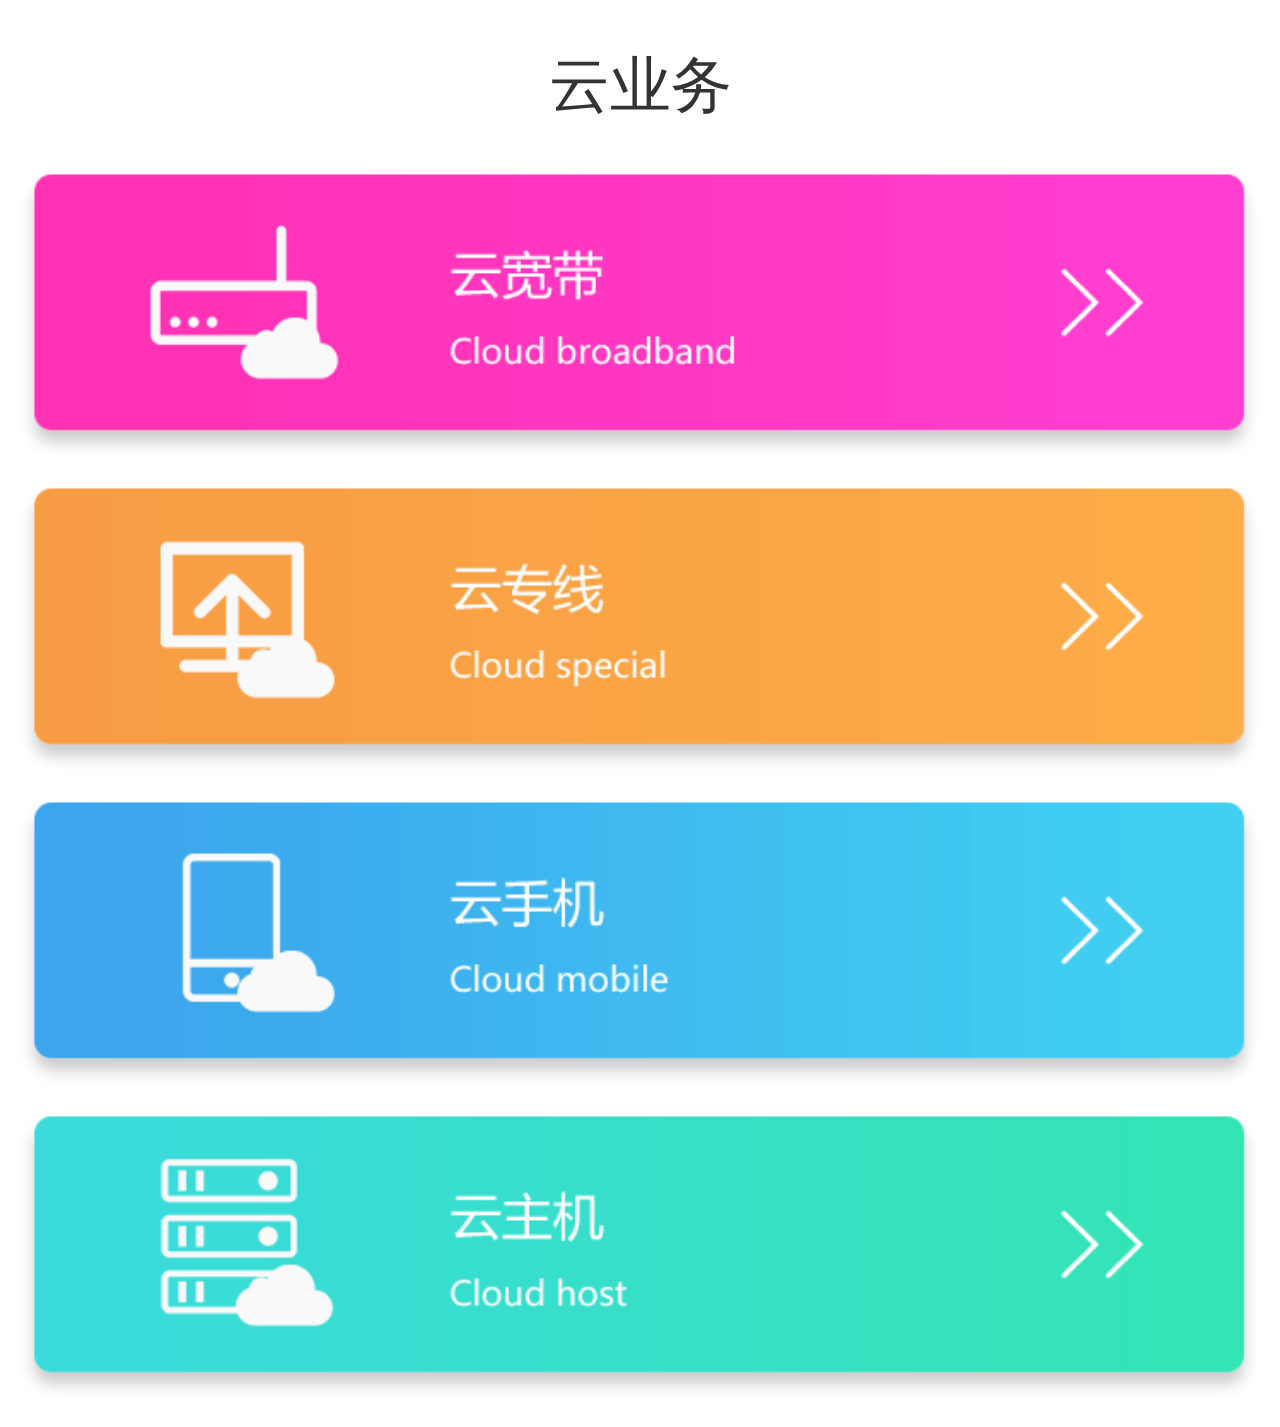
<file: index.html>
<!DOCTYPE html>
<html lang="en">
<head>
    <meta charset="UTF-8">
    <meta name="viewport"
          content="width=device-width, user-scalable=no, initial-scale=1.0, maximum-scale=1.0, minimum-scale=1.0">
    <title>Title</title>
    <link rel="stylesheet" href="css/reset.min.css">
    <style>
        h1{
            font-size: .36rem;
            font-weight: normal;
            text-align: center;
            line-height: 1rem;
            color: #333333;
        }
        ul li a{
            margin: 0 auto .15rem;
            display: block;
            width: 7.28rem;
            height: 1.69rem;
        }
        ul li:nth-child(1) a{
            background: url("./images/pic_1.png") center no-repeat;
            background-size: cover;
        }
        ul li:nth-child(2) a{
            background: url("./images/pic_2.png") center no-repeat;
            background-size: cover;
        }
        ul li:nth-child(3) a{
            background: url("./images/pic_3.png") center no-repeat;
            background-size: cover;
        }
        ul li:nth-child(4) a{
            background: url("./images/pic_4.png") center no-repeat;
            background-size: cover;
        }

    </style>
</head>
<body>
<section>
    <h1>云业务</h1>
    <ul>
        <li>
            <a href=""></a>
        </li>
        <li>
            <a href=""></a>
        </li>
        <li>
            <a href=""></a>
        </li>
        <li>
            <a href=""></a>
        </li>
    </ul>
</section>
</body>
</html>
<script>
    (function (doc, win) {
        var docEl = doc.documentElement,
            resizeEvt = 'orientationchange' in window ? 'orientationchange' : 'resize',
            recalc = function () {
                var clientWidth = docEl.clientWidth;
                if (!clientWidth) return;
                docEl.style.fontSize = 100 * (clientWidth / 750) + 'px';
            };
        if (!doc.addEventListener) return;
        win.addEventListener(resizeEvt, recalc, false);
        doc.addEventListener('DOMContentLoaded', recalc, false);
    })(document, window);
</script>
</file>
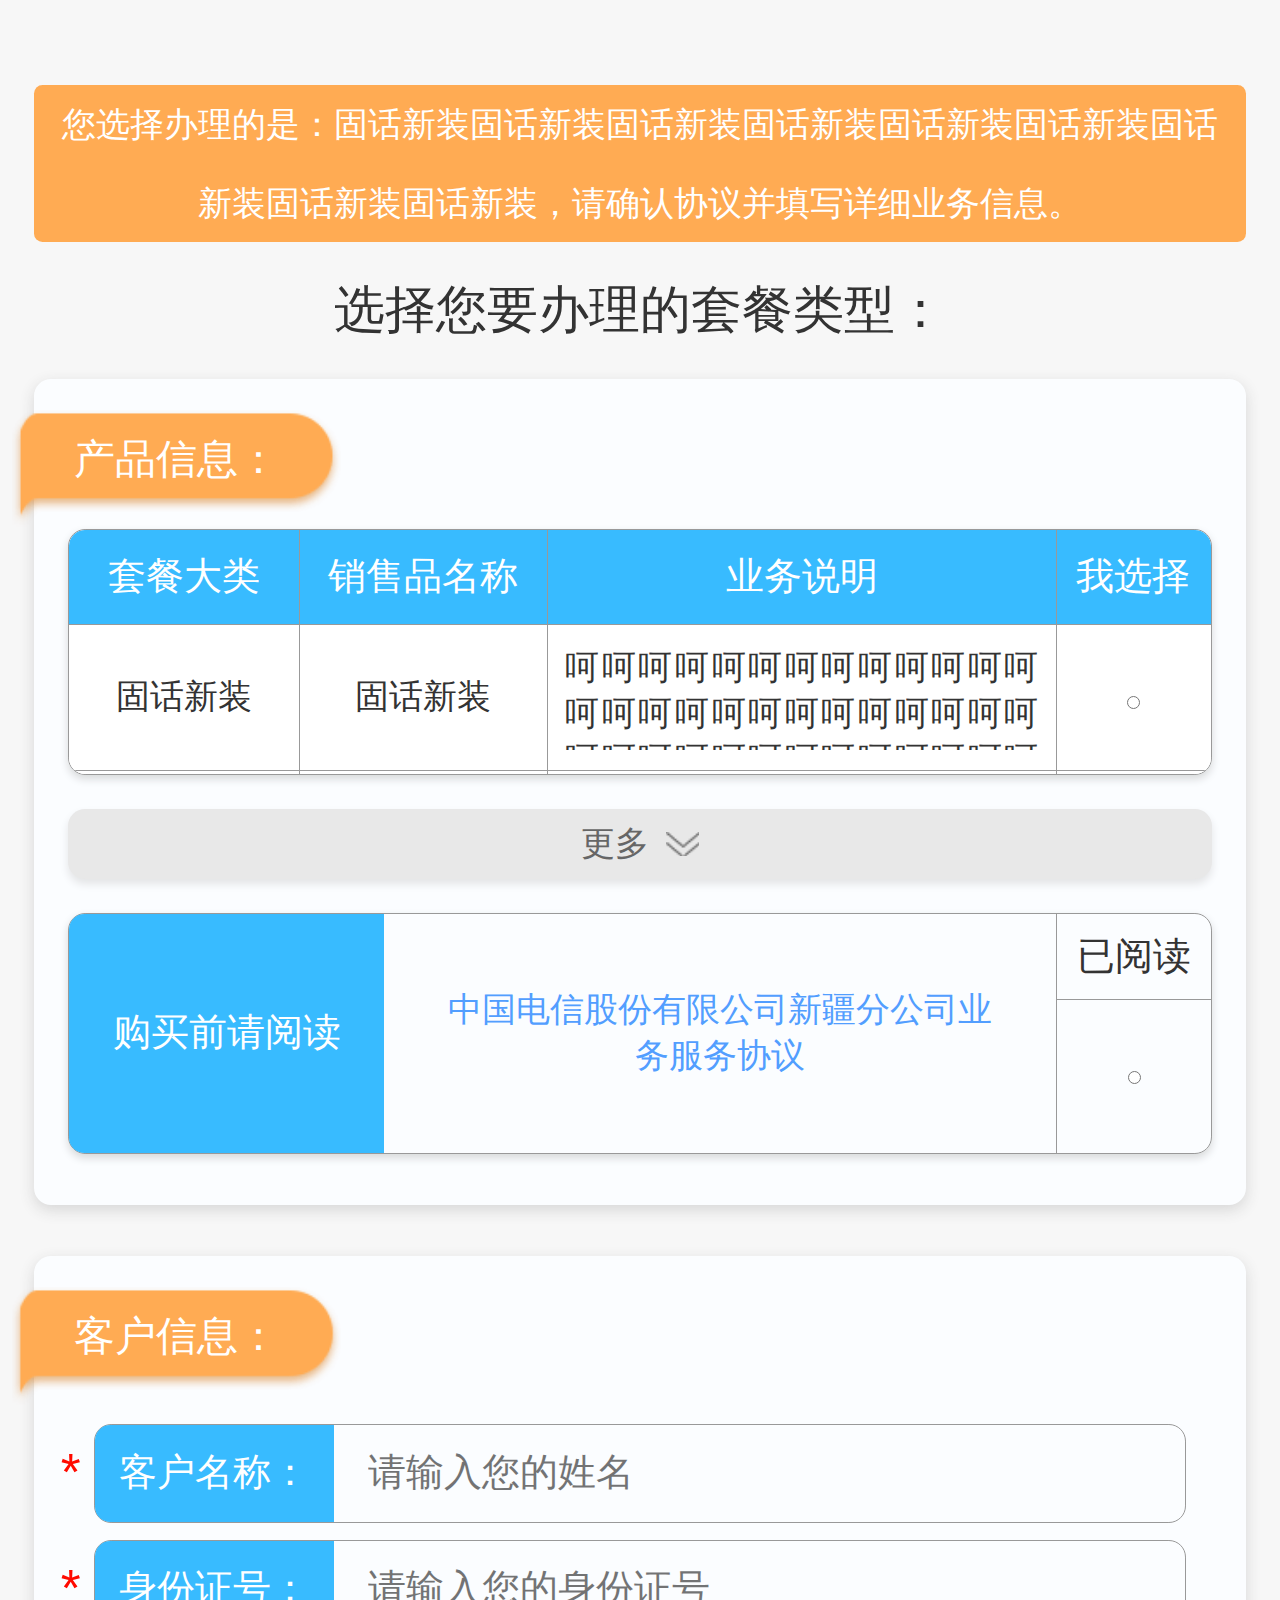
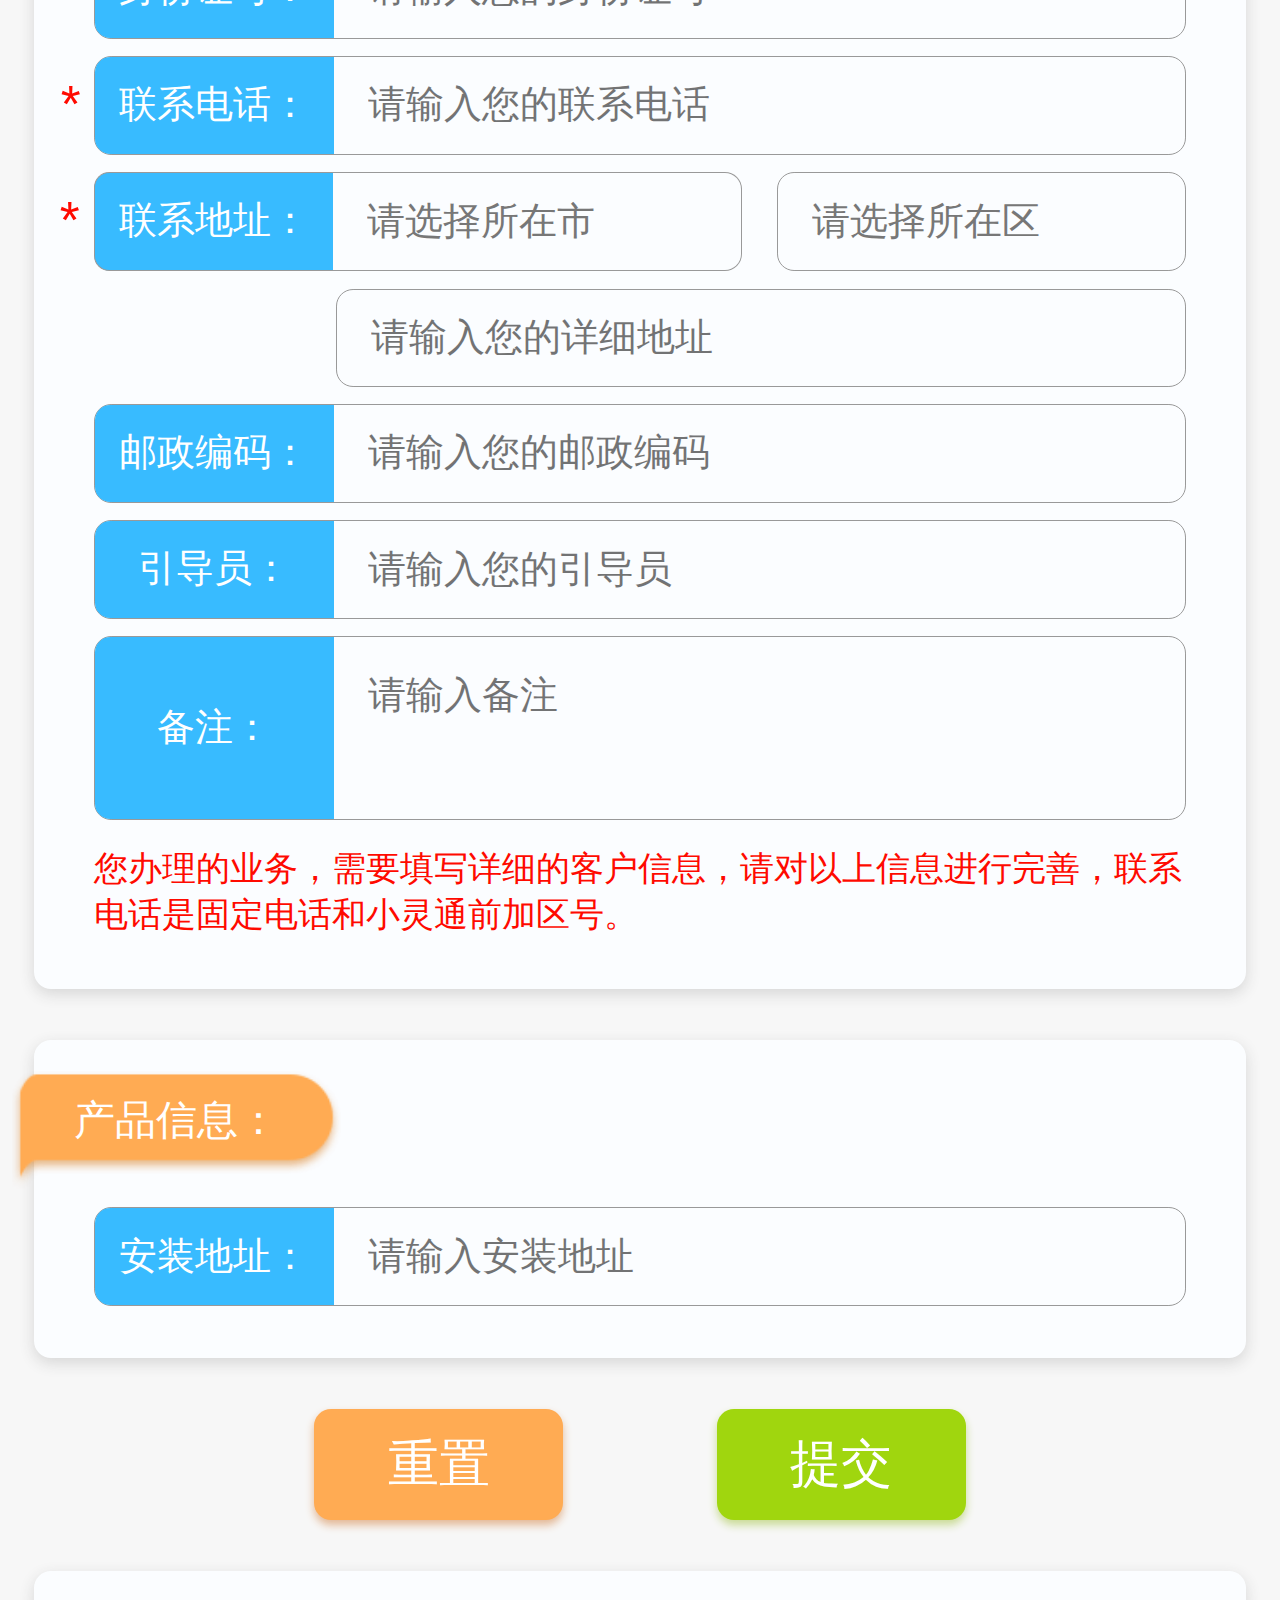
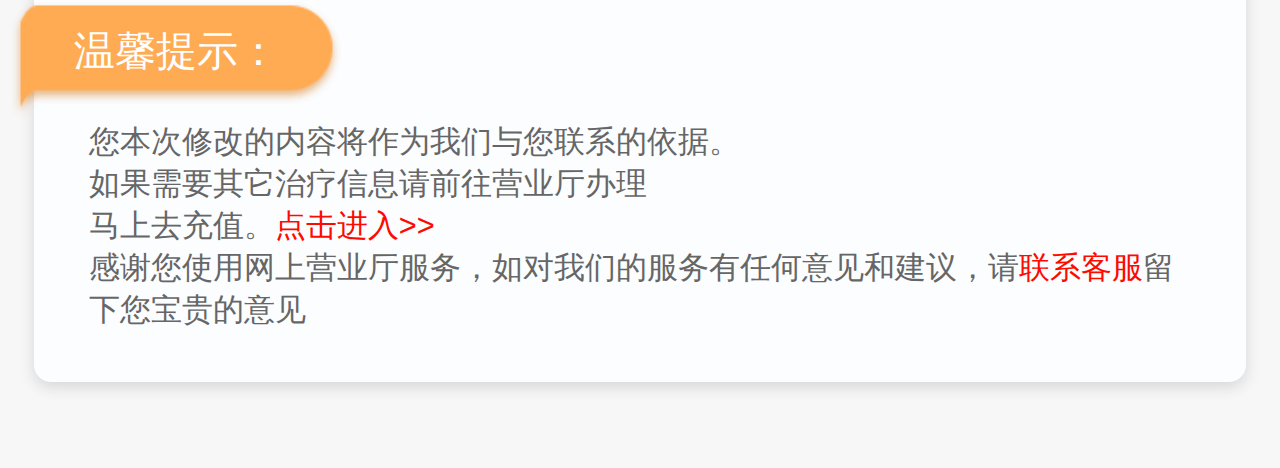
<file: index_1.html>
<!DOCTYPE html>
<html lang="en">
<head>
    <meta charset="UTF-8">
    <meta name="viewport"
          content="width=device-width, user-scalable=no, initial-scale=1.0, maximum-scale=1.0, minimum-scale=1.0">
    <title>Title</title>
    <link rel="stylesheet" href="css/reset.min.css">
    <link rel="stylesheet" href="css/styles_1.css">
    <!--<script src="js/less-1.7.0.min.js"></script>-->
</head>
<body>
<section>
    <header>
        <p>您选择办理的是：<span>固话新装固话新装固话新装固话新装固话新装固话新装固话新装固话新装固话新装</span>，请确认协议并填写详细业务信息。</p>
        <h2>选择您要办理的套餐类型：</h2>
    </header>
    <main>
        <div>
            <div>
                <p>产品信息：</p>
            </div>
            <ul id="list">
                <li>
                    <div>
                        <p>套餐大类</p>
                    </div>
                    <div>
                        <p>销售品名称</p>
                    </div>
                    <div>
                        <p>业务说明</p>
                    </div>
                    <div>
                        <p>我选择</p>
                    </div>
                </li>
                <li>
                    <div>
                        <p>固话新装</p>
                    </div>
                    <div>
                        <p>固话新装</p>
                    </div>
                    <div>
                        <p>呵呵呵呵呵呵呵呵呵呵呵呵呵呵呵呵呵呵呵呵呵呵呵呵呵呵呵呵呵呵呵呵呵呵呵呵呵呵呵呵呵呵呵呵呵呵</p>
                    </div>
                    <div>
                        <p>
                            <input type="radio">
                        </p>
                    </div>
                </li>
                <li>
                    <div>
                        <p>固话新装</p>
                    </div>
                    <div>
                        <p>固话新装</p>
                    </div>
                    <div>
                        <p>呵呵呵呵呵呵呵呵呵呵呵呵呵呵呵呵呵呵呵呵呵呵呵呵呵呵呵呵呵呵呵呵呵呵呵呵呵呵呵呵呵呵呵呵呵呵</p>
                    </div>
                    <div>
                        <p>
                            <input type="radio">
                        </p>
                    </div>
                </li>
                <li>
                    <div>
                        <p>固话新装</p>
                    </div>
                    <div>
                        <p>固话新装</p>
                    </div>
                    <div>
                        <p>呵呵呵呵呵呵呵呵呵呵呵呵呵呵呵呵呵呵呵呵呵呵呵呵呵呵呵呵呵呵呵呵呵呵呵呵呵呵呵呵呵呵呵呵呵呵</p>
                    </div>
                    <div>
                        <p>
                            <input type="radio">
                        </p>
                    </div>
                </li>
            </ul>
            <a id="more" href="javascript:void(0)">
                <p>更多</p><span></span>
            </a>
            <ul>
                <li>
                    <p>购买前请阅读</p>
                </li>
                <li>
                    <a id="agreementBtn" href="javascript:void(0)">中国电信股份有限公司新疆分公司业务服务协议</a>
                </li>
                <li>
                    <div>已阅读</div>
                    <div>
                        <input type="radio">
                    </div>
                </li>
            </ul>
        </div>
        <div id="userInfo">
            <div>
                <p>客户信息：</p>
            </div>
            <div>
                <label for="">客户名称：</label>
                <input type="text" placeholder="请输入您的姓名">
                <span>*</span>
            </div>
            <p>此处不能为空</p>
            <div>
                <label for="">身份证号：</label>
                <input type="text" placeholder="请输入您的身份证号">
                <span>*</span>
            </div>
            <p>此处不能为空</p>
            <div>
                <label for="">联系电话：</label>
                <input type="tel" pattern="[0-9]*" placeholder="请输入您的联系电话">
                <span>*</span>
            </div>
            <p>此处不能为空</p>
            <div class="address">
                <label for="">联系地址：</label>
                <select name="" id="">
                    <option value="市">请选择所在市</option>
                </select>
                <select name="" id="">
                    <option value="区">请选择所在区</option>
                </select>
                <input type="text" placeholder="请输入您的详细地址">
                <span>*</span>
            </div>
            <p>此处不能为空</p>
            <div>
                <label for="">邮政编码：</label>
                <input type="tel" pattern="[0-9]*" placeholder="请输入您的邮政编码">
            </div>
            <div>
                <label for="">引导员：</label>
                <input type="text" placeholder="请输入您的引导员">
            </div>
            <div>
                <label for="">备注：</label>
                <textarea name="" id="" cols="30" rows="10" placeholder="请输入备注"></textarea>
            </div>
            <h4>您办理的业务，需要填写详细的客户信息，请对以上信息进行完善，联系电话是固定电话和小灵通前加区号。</h4>
        </div>
        <div>
            <div>
                <p>产品信息：</p>
            </div>
            <div>
                <label for="">安装地址：</label>
                <input type="text" placeholder="请输入安装地址">
            </div>
        </div>
        <section>
            <a href="">重置</a>
            <a href="">提交</a>
        </section>
        <div>
            <div>
                <p>温馨提示：</p>
            </div>
            <footer>
                <p>您本次修改的内容将作为我们与您联系的依据。</p>
                <p>如果需要其它治疗信息请前往营业厅办理</p>
                <p>马上去充值。<a href="">点击进入>></a></p>
                <p>感谢您使用网上营业厅服务，如对我们的服务有任何意见和建议，请<a href="tel:10010">联系客服</a>留下您宝贵的意见</p>
            </footer>
        </div>
    </main>
</section>
<!--协议弹窗-->
<section id="agreement">
    <div>中国电信股份有限公司新疆分公司业务服务协议</div>
    <div>
        <p>第一条维护双方利益</p>
        <p>为维护双方利益，根据相关法律、法规的规定，甲乙双方本着真诚合作、共同发展的目的，保证乙方向甲方提供高质量。</p>
        <p>第一条维护双方利益</p>
        <p>为维护双方利益，根据相关法律、法规的规定，甲乙双方本着真诚合作、共同发展的目的，保证乙方向甲方提供高质量。</p>
        <p>第一条维护双方利益</p>
        <p>为维护双方利益，根据相关法律、法规的规定，甲乙双方本着真诚合作、共同发展的目的，保证乙方向甲方提供高质量。</p>
        <p>第一条维护双方利益</p>
        <p>为维护双方利益，根据相关法律、法规的规定，甲乙双方本着真诚合作、共同发展的目的，保证乙方向甲方提供高质量。</p>
        <p>第一条维护双方利益</p>
        <p>为维护双方利益，根据相关法律、法规的规定，甲乙双方本着真诚合作、共同发展的目的，保证乙方向甲方提供高质量。</p>
        <p>第一条维护双方利益</p>
        <p>为维护双方利益，根据相关法律、法规的规定，甲乙双方本着真诚合作、共同发展的目的，保证乙方向甲方提供高质量。</p>
        <p>第一条维护双方利益</p>
        <p>为维护双方利益，根据相关法律、法规的规定，甲乙双方本着真诚合作、共同发展的目的，保证乙方向甲方提供高质量。</p>
        <p>第一条维护双方利益</p>
        <p>为维护双方利益，根据相关法律、法规的规定，甲乙双方本着真诚合作、共同发展的目的，保证乙方向甲方提供高质量。</p>
        <p>第一条维护双方利益</p>
        <p>为维护双方利益，根据相关法律、法规的规定，甲乙双方本着真诚合作、共同发展的目的，保证乙方向甲方提供高质量。</p>
        <p>第一条维护双方利益</p>
        <p>为维护双方利益，根据相关法律、法规的规定，甲乙双方本着真诚合作、共同发展的目的，保证乙方向甲方提供高质量。</p>
        <p>第一条维护双方利益</p>
        <p>为维护双方利益，根据相关法律、法规的规定，甲乙双方本着真诚合作、共同发展的目的，保证乙方向甲方提供高质量。</p>
        <p>第一条维护双方利益</p>
        <p>为维护双方利益，根据相关法律、法规的规定，甲乙双方本着真诚合作、共同发展的目的，保证乙方向甲方提供高质量。</p>
        <p>第一条维护双方利益</p>
        <p>为维护双方利益，根据相关法律、法规的规定，甲乙双方本着真诚合作、共同发展的目的，保证乙方向甲方提供高质量。</p>
        <p>第一条维护双方利益</p>
        <p>为维护双方利益，根据相关法律、法规的规定，甲乙双方本着真诚合作、共同发展的目的，保证乙方向甲方提供高质量。</p>
    </div>
    <a id="close" href="javascript:void(0)">关闭</a>
</section>
<!--遮罩层-->
<section class="mask" id="mask"></section>
</body>
</html>
<script src="js/jquery-1.10.1.min.js"></script>
<script src="js/index.js"></script>
</file>
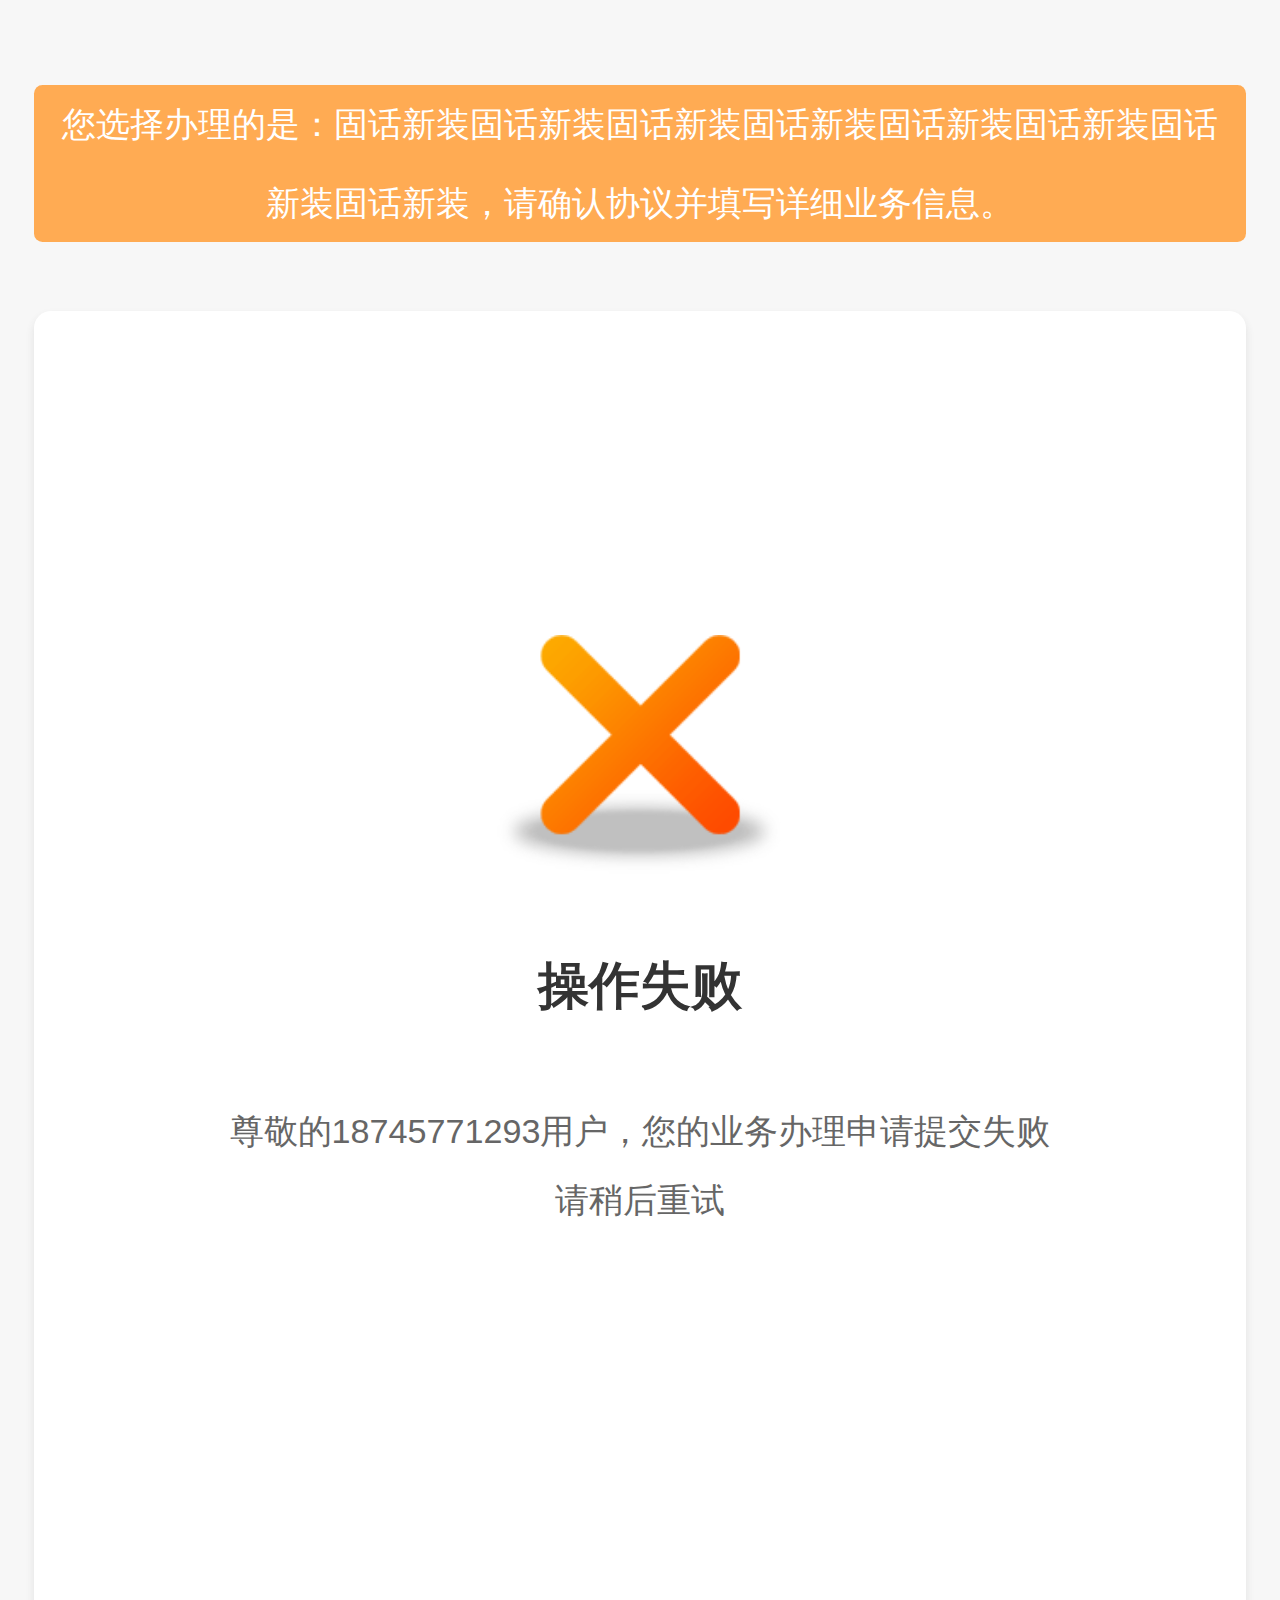
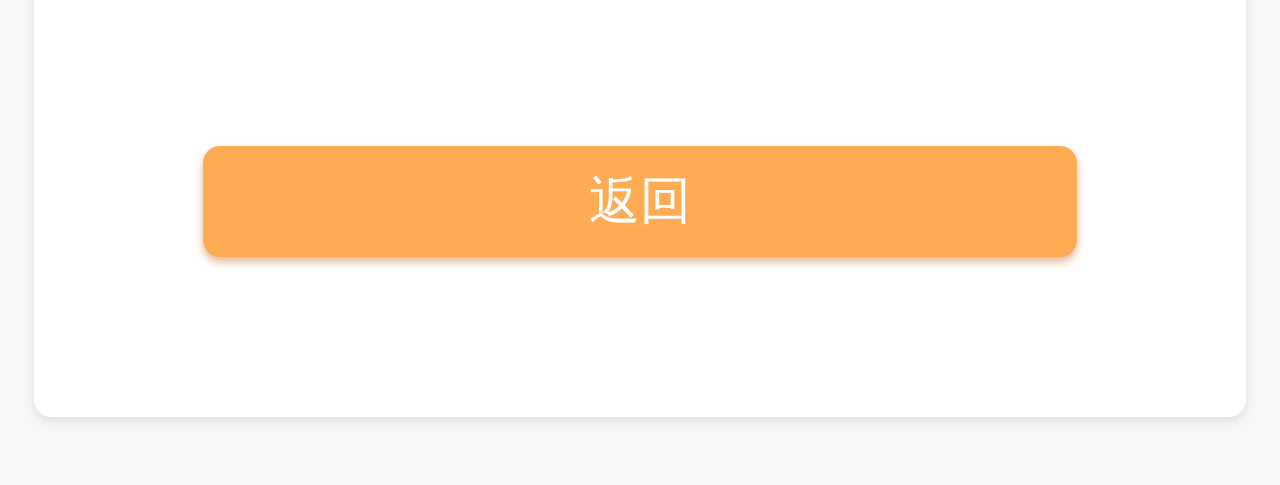
<file: index_3.html>
<!DOCTYPE html>
<html lang="en">
<head>
    <meta charset="UTF-8">
    <meta name="viewport"
          content="width=device-width, user-scalable=no, initial-scale=1.0, maximum-scale=1.0, minimum-scale=1.0">
    <title>Title</title>
    <link rel="stylesheet" href="css/reset.min.css">
    <link rel="stylesheet" href="css/styles_3.css">
    <!--<script src="js/less-1.7.0.min.js"></script>-->
</head>
<body>
<section>
    <header>
        <p>您选择办理的是：<span>固话新装固话新装固话新装固话新装固话新装固话新装固话新装固话新装</span>，请确认协议并填写详细业务信息。</p>
    </header>
    <main>
        <div>
            <img src="./images/pic_5.png" alt="">
        </div>
        <h2>操作失败</h2>
        <p>尊敬的<span>18745771293</span>用户，您的业务办理申请提交失败<br>请稍后重试</p>
        <a href="">返回</a>
    </main>
</section>
</body>
</html>
<script>
    (function (doc, win) {
        var docEl = doc.documentElement,
            resizeEvt = 'orientationchange' in window ? 'orientationchange' : 'resize',
            recalc = function () {
                var clientWidth = docEl.clientWidth;
                if (!clientWidth) return;
                docEl.style.fontSize = 100 * (clientWidth / 750) + 'px';
            };
        if (!doc.addEventListener) return;
        win.addEventListener(resizeEvt, recalc, false);
        doc.addEventListener('DOMContentLoaded', recalc, false);
    })(document, window);
</script>
</file>
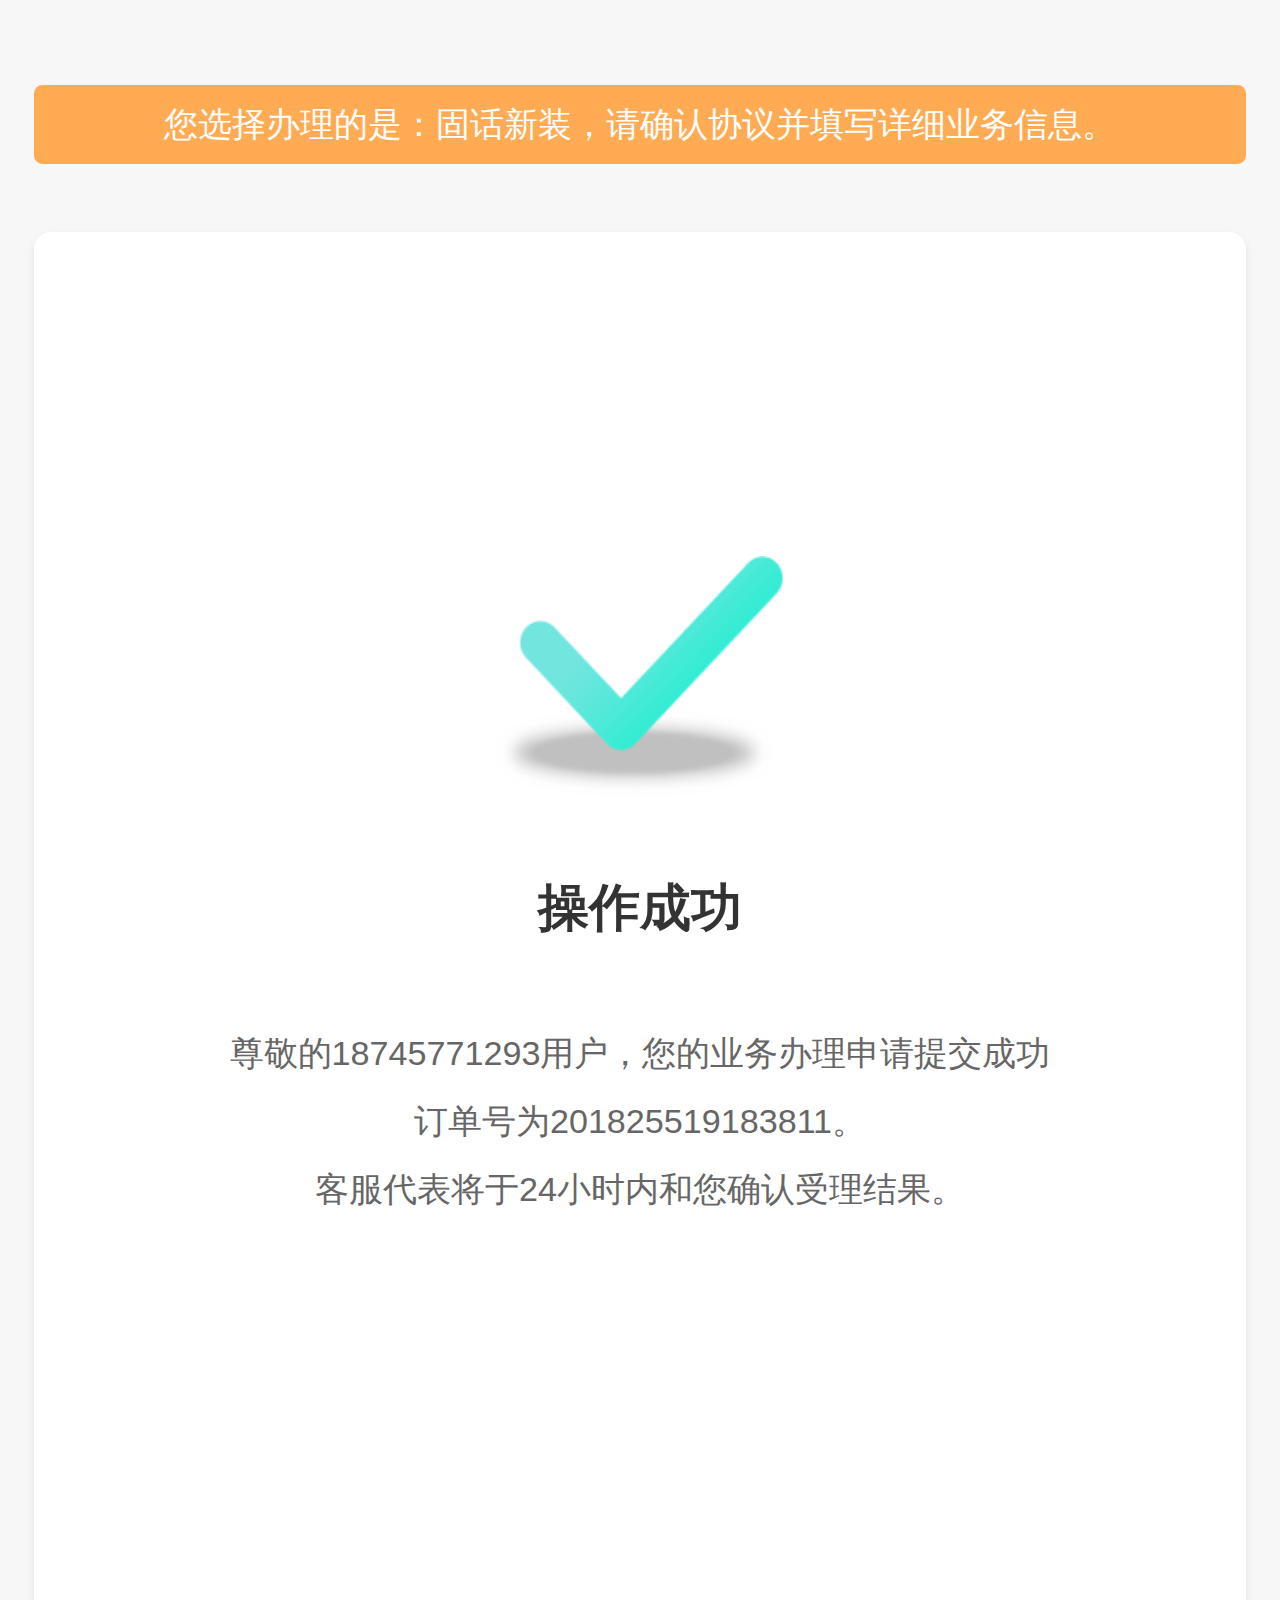
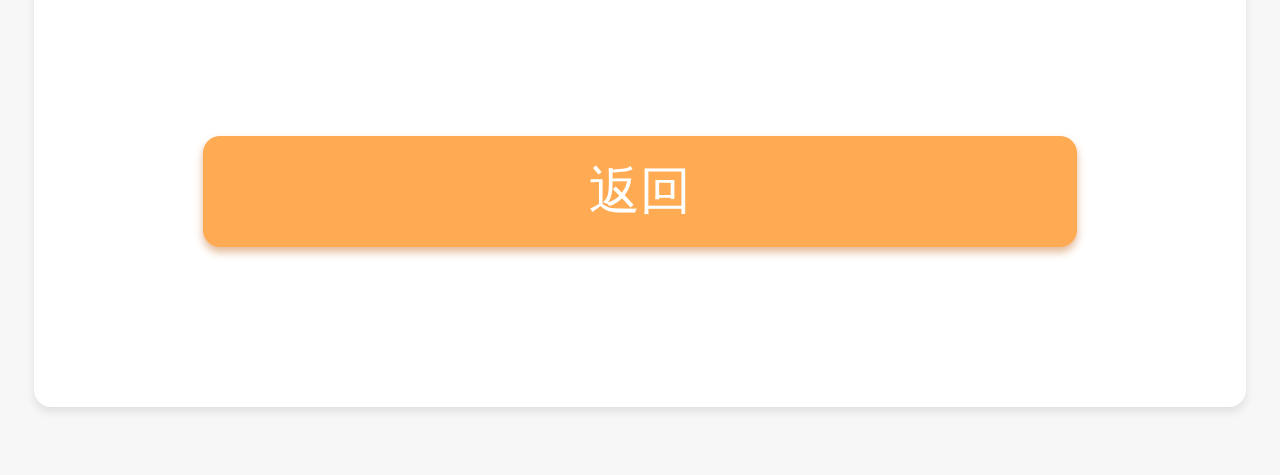
<file: index_4.html>
<!DOCTYPE html>
<html lang="en">
<head>
    <meta charset="UTF-8">
    <meta name="viewport"
          content="width=device-width, user-scalable=no, initial-scale=1.0, maximum-scale=1.0, minimum-scale=1.0">
    <title>Title</title>
    <link rel="stylesheet" href="css/reset.min.css">
    <link rel="stylesheet" href="css/styles_3.css">
    <!--<script src="js/less-1.7.0.min.js"></script>-->
</head>
<body>
<section>
    <header>
        <p>您选择办理的是：<span>固话新装</span>，请确认协议并填写详细业务信息。</p>
    </header>
    <main>
        <div>
            <img src="./images/pic_6.png" alt="">
        </div>
        <h2>操作成功</h2>
        <p>尊敬的18745771293用户，您的业务办理申请提交成功<br>订单号为<span>201825519183811</span>。<br>客服代表将于24小时内和您确认受理结果。</p>
        <a href="">返回</a>
    </main>
</section>
</body>
</html>
<script>
    (function (doc, win) {
        var docEl = doc.documentElement,
            resizeEvt = 'orientationchange' in window ? 'orientationchange' : 'resize',
            recalc = function () {
                var clientWidth = docEl.clientWidth;
                if (!clientWidth) return;
                docEl.style.fontSize = 100 * (clientWidth / 750) + 'px';
            };
        if (!doc.addEventListener) return;
        win.addEventListener(resizeEvt, recalc, false);
        doc.addEventListener('DOMContentLoaded', recalc, false);
    })(document, window);
</script>
</file>
<file: css/styles_1.css>
html,
body {
  background-color: #f7f7f7;
}
section:nth-child(1) header p {
  margin: .5rem auto 0;
  width: 6.9rem;
  padding: 0 .1rem;
  font-size: .2rem;
  line-height: .46rem;
  text-align: center;
  border-radius: .05rem;
  color: #ffffff;
  background-color: #ffab53;
}
section:nth-child(1) header h2 {
  font-size: .3rem;
  line-height: .8rem;
  font-weight: normal;
  text-align: center;
  color: #333333;
}
section:nth-child(1) main {
  margin-bottom: .5rem;
}
section:nth-child(1) main > div {
  position: relative;
  margin: 0 auto .3rem;
  padding: .88rem 0 .3rem;
  width: 7.1rem;
  border-radius: .1rem;
  box-shadow: 0 5px 15px #d6d6d6;
  background-color: #fbfdff;
}
section:nth-child(1) main > div > div:nth-child(1) {
  position: absolute;
  top: .18rem;
  left: -0.13rem;
  width: 1.93rem;
  height: .69rem;
  background: url("../images/title-bg.png") center no-repeat;
  background-size: cover;
}
section:nth-child(1) main > div > div:nth-child(1) p {
  font-size: .24rem;
  line-height: .58rem;
  text-align: center;
  color: #ffffff;
}
section:nth-child(1) main > div > ul:nth-child(2) {
  overflow: hidden;
  box-sizing: border-box;
  margin: 0 auto;
  width: 6.7rem;
  height: 1.44rem;
  border-radius: .1rem;
  box-shadow: 0 4px 8px #d7d9da;
  border: 1px solid #999999;
}
section:nth-child(1) main > div > ul:nth-child(2) li {
  display: flex;
  align-items: center;
  justify-content: center;
  height: .85rem;
  border-bottom: 1px solid #999999;
  background-color: #ffffff;
}
section:nth-child(1) main > div > ul:nth-child(2) li div {
  display: flex;
  align-items: center;
  justify-content: center;
  height: 100%;
  font-size: .2rem;
  border-left: 1px solid #999999;
  color: #333333;
}
section:nth-child(1) main > div > ul:nth-child(2) li div:nth-child(1) {
  width: 1.34rem;
  border-radius: .09rem 0 0 0;
  border-left: none;
}
section:nth-child(1) main > div > ul:nth-child(2) li div:nth-child(2) {
  width: 1.45rem;
}
section:nth-child(1) main > div > ul:nth-child(2) li div:nth-child(3) {
  box-sizing: border-box;
  padding: .115rem .1rem;
  text-align: justify;
  width: 2.98rem;
}
section:nth-child(1) main > div > ul:nth-child(2) li div:nth-child(3) p {
  height: 100%;
  overflow: hidden;
}
section:nth-child(1) main > div > ul:nth-child(2) li div:nth-child(4) {
  width: .9rem;
  border-radius: 0 .09rem 0 0;
}
section:nth-child(1) main > div > ul:nth-child(2) li:nth-child(1) {
  height: .55rem;
  border-radius: .09rem .09rem 0 0;
  background-color: #38bbff;
}
section:nth-child(1) main > div > ul:nth-child(2) li:nth-child(1) div {
  height: .55rem;
  font-size: .22rem;
  color: #ffffff;
}
section:nth-child(1) main > div > ul:nth-child(2) li:nth-child(1) div p {
  height: auto;
}
section:nth-child(1) main > div > ul:nth-child(2) li:last-child {
  border-bottom: none;
  border-radius: 0 0 .09rem .09rem;
}
section:nth-child(1) main > div > a:nth-child(3) {
  display: flex;
  align-items: center;
  justify-content: center;
  margin: .2rem auto;
  width: 6.7rem;
  height: .41rem;
  font-size: .2rem;
  color: #666666;
  border-radius: .1rem;
  box-shadow: 0 5px 8px #e3e4e6;
  background-color: #e8e8e8;
}
section:nth-child(1) main > div > a:nth-child(3) span {
  margin-left: .1rem;
  width: .19rem;
  height: .14rem;
  background: url("../images/arrow.png") center no-repeat;
  background-size: cover;
}
section:nth-child(1) main > div > a:nth-child(3) span.act {
  transform: rotate(180deg);
}
section:nth-child(1) main > div > ul:nth-child(4) {
  display: flex;
  align-items: center;
  box-sizing: border-box;
  margin: 0 auto;
  width: 6.7rem;
  border-radius: .1rem;
  box-shadow: 0 4px 8px #d7d9da;
  border: 1px solid #999999;
}
section:nth-child(1) main > div > ul:nth-child(4) li {
  box-sizing: border-box;
  display: flex;
  align-items: center;
  justify-content: center;
  height: 1.4rem;
}
section:nth-child(1) main > div > ul:nth-child(4) li:nth-child(1) {
  width: 1.85rem;
  font-size: .22rem;
  color: #ffffff;
  border-radius: .09rem 0 0 .09rem;
  background-color: #38bbff;
}
section:nth-child(1) main > div > ul:nth-child(4) li:nth-child(2) {
  padding: 0 .3rem;
  width: 3.95rem;
  border-right: 1px solid #999999;
}
section:nth-child(1) main > div > ul:nth-child(4) li:nth-child(2) a {
  font-size: .2rem;
  color: #529eff;
  text-align: center;
}
section:nth-child(1) main > div > ul:nth-child(4) li:nth-child(3) {
  display: block;
  width: .9rem;
}
section:nth-child(1) main > div > ul:nth-child(4) li:nth-child(3) div:nth-child(1) {
  width: 100%;
  height: .5rem;
  font-size: .22rem;
  text-align: center;
  line-height: .5rem;
  color: #333333;
  border-bottom: 1px solid #999999;
}
section:nth-child(1) main > div > ul:nth-child(4) li:nth-child(3) div:nth-child(2) {
  display: flex;
  align-items: center;
  justify-content: center;
  width: 100%;
  height: .9rem;
}
section:nth-child(1) main > div > div:not(:nth-child(1)) {
  position: relative;
  display: flex;
  align-items: center;
  box-sizing: border-box;
  margin: .1rem auto 0;
  width: 6.4rem;
  height: .58rem;
  font-size: .22rem;
  border-radius: .1rem;
  border: 1px solid #999999;
}
section:nth-child(1) main > div > div:not(:nth-child(1)) label {
  display: flex;
  align-items: center;
  justify-content: center;
  width: 1.4rem;
  height: 100%;
  color: #ffffff;
  border-radius: .09rem 0 0 .09rem;
  background-color: #38bbff;
}
section:nth-child(1) main > div > div:not(:nth-child(1)) input {
  box-sizing: border-box;
  padding: 0 .2rem;
  width: 4.98rem;
  line-height: .56rem;
  border: none;
  border-radius: .1rem;
  background-color: transparent;
}
section:nth-child(1) main > div > div:not(:nth-child(1)) span {
  position: absolute;
  left: -0.2rem;
  font-size: .3rem;
  line-height: .4rem;
  color: #ff0a00;
}
section:nth-child(1) main > div footer {
  padding: 0 .32rem;
}
section:nth-child(1) main > div footer p {
  font-size: .18rem;
  color: #666666;
}
section:nth-child(1) main > div footer p a {
  color: #ff0a00;
}
section:nth-child(1) main > div:nth-child(2) input,
section:nth-child(1) main > div:nth-child(2) select {
  -webkit-appearance: none;
  -moz-appearance: none;
  appearance: none;
}
section:nth-child(1) main > div:nth-child(2) > div:nth-child(8) {
  border: none;
  margin-bottom: .78rem;
}
section:nth-child(1) main > div:nth-child(2) > div:nth-child(8) label {
  box-sizing: border-box;
  border: 1px solid #999999;
  border-right: none;
}
section:nth-child(1) main > div:nth-child(2) > div:nth-child(8) select {
  box-sizing: border-box;
  width: 2.4rem;
  height: 100%;
  padding: 0 .2rem;
  border: 1px solid #999999;
  border-radius: .1rem;
  background-color: transparent;
}
section:nth-child(1) main > div:nth-child(2) > div:nth-child(8) select:nth-child(2) {
  margin-right: .2rem;
  border-radius: 0 .1rem .1rem 0;
  border-left: none;
}
section:nth-child(1) main > div:nth-child(2) > div:nth-child(8) input {
  position: absolute;
  right: 0;
  bottom: -0.68rem;
  border: 1px solid #999999;
}
section:nth-child(1) main > div:nth-child(2) > div:nth-child(12) {
  height: 1.08rem;
}
section:nth-child(1) main > div:nth-child(2) > div:nth-child(12) textarea {
  box-sizing: border-box;
  padding: .2rem;
  width: 4.98rem;
  height: 100%;
  resize: none;
  border: none;
  border-radius: 0 .09rem .09rem 0;
  background-color: transparent;
}
section:nth-child(1) main > div:nth-child(2) > p {
  margin-top: .1rem;
  display: none;
  padding-left: 2rem;
  font-size: .2rem;
  color: #ff0a00;
}
section:nth-child(1) main > div:nth-child(2) > h4 {
  margin-top: .15rem;
  padding: 0 .35rem;
  font-size: .2rem;
  font-weight: normal;
  color: #ff0a00;
}
section:nth-child(1) main section {
  display: flex;
  align-items: center;
  justify-content: center;
  margin-bottom: .3rem;
}
section:nth-child(1) main section a {
  width: 1.46rem;
  height: .65rem;
  font-size: .3rem;
  line-height: .65rem;
  text-align: center;
  color: #ffffff;
  border-radius: .1rem;
}
section:nth-child(1) main section a:nth-child(1) {
  margin-right: .9rem;
  background-color: #ffab53;
  box-shadow: 0 5px 8px #e3b794;
}
section:nth-child(1) main section a:nth-child(2) {
  background-color: #a0d60e;
  box-shadow: 0 5px 8px #c9db94;
}
section:nth-child(2) {
  display: none;
  position: fixed;
  top: 5%;
  left: 0;
  right: 0;
  box-sizing: border-box;
  margin: auto;
  padding: .85rem .3rem .35rem;
  width: 7.1rem;
  height: 80%;
  border: 2px solid #ff9a30;
  border-radius: .1rem;
  background-color: #ffffff;
  z-index: 200;
}
section:nth-child(2) div:nth-child(1) {
  position: absolute;
  top: 0;
  left: 0;
  width: 100%;
  height: .48rem;
  font-size: .18rem;
  line-height: .48rem;
  text-align: center;
  border-radius: .07rem;
  color: #ffffff;
  background-color: #ffab53;
}
section:nth-child(2) div:nth-child(2) {
  overflow: scroll;
  height: 100%;
}
section:nth-child(2) div:nth-child(2) p {
  font-size: .2rem;
  text-align: justify;
  color: #333333;
}
section:nth-child(2) div:nth-child(2) p:nth-child(odd) {
  text-align: center;
}
section:nth-child(2) a {
  position: absolute;
  left: 0;
  right: 0;
  bottom: -1rem;
  margin: auto;
  width: 1.46rem;
  height: .65rem;
  font-size: .3rem;
  line-height: .65rem;
  text-align: center;
  color: #ffffff;
  border-radius: .1rem;
  background-color: #ffab53;
  box-shadow: 0 5px 8px #e3b794;
}
section.mask {
  position: absolute;
  top: 0;
  left: 0;
  background-color: rgba(0, 0, 0, 0.5);
  z-index: 100;
}
</file>
<file: css/styles_3.css>
html,
body {
  background-color: #f7f7f7;
}
section:nth-child(1) header p {
  margin: .5rem auto 0;
  width: 6.9rem;
  padding: 0 .1rem;
  font-size: .2rem;
  line-height: .46rem;
  text-align: center;
  border-radius: .05rem;
  color: #ffffff;
  background-color: #ffab53;
}
section:nth-child(1) main {
  margin: .4rem auto;
  padding: 1.9rem 0 .94rem;
  width: 7.1rem;
  background-color: #ffffff;
  box-shadow: 0 5px 8px #e0e0e0;
  border-radius: .1rem;
}
section:nth-child(1) main > div:nth-child(1) {
  margin: 0 auto;
  width: 1.69rem;
  height: 1.41rem;
}
section:nth-child(1) main > div:nth-child(1) img {
  width: 100%;
  height: 100%;
}
section:nth-child(1) main h2 {
  font-size: .3rem;
  text-align: center;
  color: #333333;
  line-height: 1.3rem;
}
section:nth-child(1) main p {
  font-size: .2rem;
  line-height: 2em;
  text-align: center;
  color: #666666;
}
section:nth-child(1) main a {
  margin: 3rem auto 0;
  display: block;
  width: 5.12rem;
  height: .65rem;
  font-size: .3rem;
  line-height: .65rem;
  text-align: center;
  color: #ffffff;
  border-radius: .1rem;
  background-color: #ffab53;
  box-shadow: 0 5px 8px #e3b794;
}
</file>
